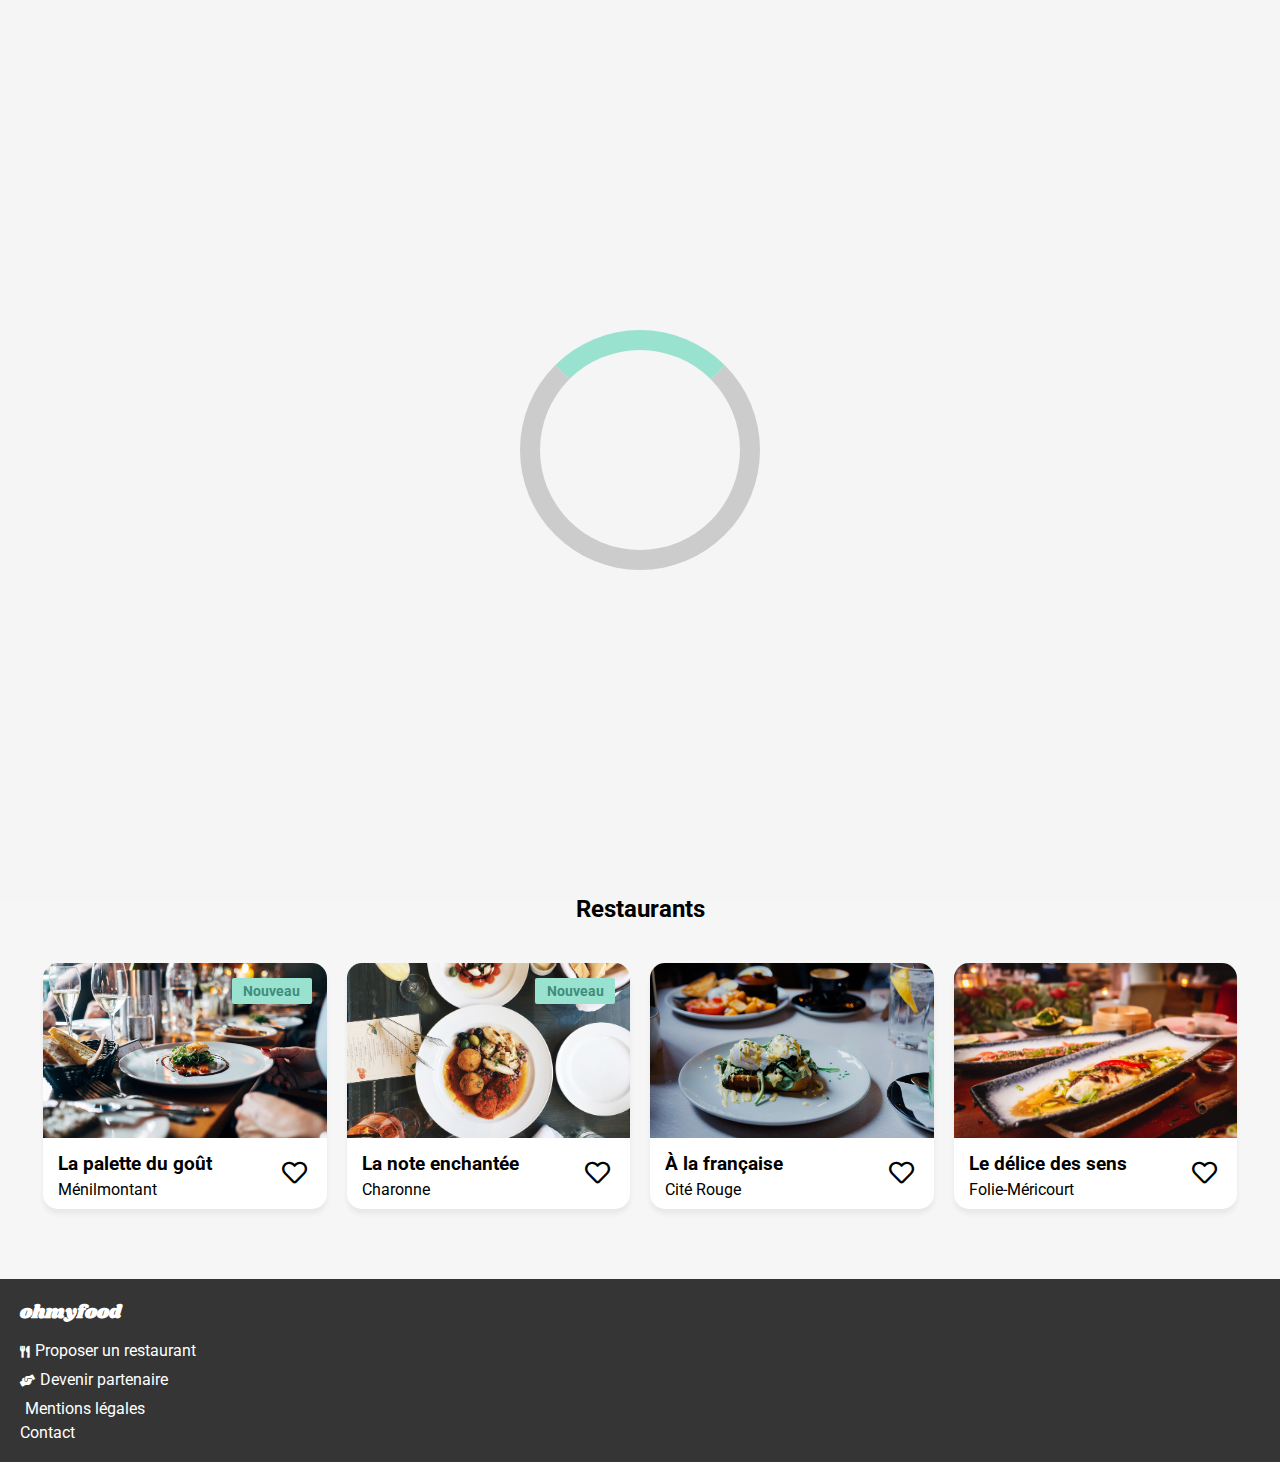
<file: index.html>
<!DOCTYPE html>
<html lang="en">
  <head>
    <meta charset="UTF-8" />
    <meta http-equiv="X-UA-Compatible" content="IE=edge" />
    <meta name="viewport" content="width=device-width, initial-scale=1.0" />
    <link
      rel="stylesheet"
      href="https://cdn.jsdelivr.net/npm/@fortawesome/fontawesome-free@5.15.3/css/all.min.css"
    />
    <link rel="preconnect" href="https://fonts.googleapis.com" />
    <link rel="preconnect" href="https://fonts.gstatic.com" crossorigin />
    <link
      href="https://fonts.googleapis.com/css2?family=Shrikhand&display=swap"
      rel="stylesheet"
    />
    <link rel="preconnect" href="https://fonts.googleapis.com" />
    <link rel="preconnect" href="https://fonts.gstatic.com" crossorigin />
    <link
      href="https://fonts.googleapis.com/css2?family=Roboto&family=Shrikhand&display=swap"
      rel="stylesheet"
    />
    <link rel="stylesheet" href="sass/acceuil.css" />
    <title>Ohmyfood</title>
  </head>
  <body>
    <div class="contain__loader">
      <div id="loader"></div>
    </div>
    <!--header page-->
    <header>
      <h1>
        <img
          class="head__logo"
          src="images/logo/ohmyfood.png"
          alt="site ohmyfood"
        />
      </h1>
    </header>
    <!--section navigation-->
    <nav>
      <div class="place__search">
        <div class="place__logo">
          <i class="fas fa-map-marker-alt"></i>
        </div>
        <div class="place__text">
          <input type="text" placeholder="Paris, Belleville" />
        </div>
      </div>
      <div class="navigation__discovery">
        <h2>Réserver le menu qui vous convient</h2>
        <p>
          Découvrez des restaurants d'exception, sélectionnées par nos soins.
        </p>
        <div>
          <button class="navigation__button" type="button">
            Explorer nos restaurants
          </button>
        </div>
      </div>
    </nav>
    <!--section filtres-->
    <section class="search__filters">
      <h2>Fonctionnement</h2>
      <div class="search__restaurant">
        <div class="button__search">
          <div class="button__number">1</div>
          <div class="button__icone">
            <i class="fas fa-mobile-alt"></i>
          </div>
          <p>Choisissez un restaurant</p>
        </div>
        <div class="button__search">
          <div class="button__number">2</div>
          <div class="button__icone">
            <i class="fas fa-list"></i>
          </div>
          <p>Composez votre menu</p>
        </div>
        <div class="button__search">
          <div class="button__number">3</div>
          <div class="button__icone">
            <i class="fas fa-store"></i>
          </div>
          <p>Dégustez au restaurant</p>
        </div>
      </div>
    </section>
    <!--section restaurants-->
    <section class="cards__restaurant">
      <h2>Restaurants</h2>
      <div class="cards__multi">
        <div class="card">
          <a href="lapalettedugout.html">
            <div class="card__image__new">
              <img
                class="card__image"
                src="images/restaurants/jay-wennington-N_Y88TWmGwA-unsplash.jpg"
                alt="Restaurant La palette du goût"
              />
              <div class="card__new__one">
                <p>Nouveau</p>
              </div>
            </div>
            <div class="card__footer">
              <div class="card__title">
                <h3>La palette du goût</h3>
                <p>Ménilmontant</p>
              </div>
              <div class="card__logo">
                <div>
                  <i class="far one fa-heart"></i>
                  <i class="fas two fa-heart"></i>
                </div>
              </div>
            </div>
          </a>
        </div>

        <div class="card">
          <a href="lanoteenchantee.html">
            <div class="card__image__new">
              <img
                class="card__image__two"
                src="images/restaurants/stil-u2Lp8tXIcjw-unsplash.jpg"
                alt="Restaurant la not enchantée"
              />
              <div class="card__new__one">
                <p>Nouveau</p>
              </div>
            </div>
            <div class="card__footer">
              <div class="card__title">
                <h3>La note enchantée</h3>
                <p>Charonne</p>
              </div>
              <div class="card__logo">
                <div>
                  <i class="far one fa-heart"></i>
                  <i class="fas two fa-heart"></i>
                </div>
              </div>
            </div>
          </a>
        </div>
        <div class="card">
          <a href="alafrancaise.html">
            <div>
              <img
                class="card__image"
                src="images/restaurants/toa-heftiba-DQKerTsQwi0-unsplash.jpg"
                alt="restaurant À la française "
              />
            </div>
            <div class="card__footer">
              <div class="card__title">
                <h3>À la française</h3>
                <p>Cité Rouge</p>
              </div>
              <div class="card__logo">
                <div>
                  <i class="far one fa-heart"></i>
                  <i class="fas two fa-heart"></i>
                </div>
              </div>
            </div>
          </a>
        </div>
        <div class="card">
          <a href="delicedessens.html">
            <div>
              <img
                class="card__image"
                src="images/restaurants/louis-hansel-shotsoflouis-qNBGVyOCY8Q-unsplash.jpg"
                alt="restaurant Le délice des sens"
              />
            </div>
            <div class="card__footer">
              <div class="card__title">
                <h3>Le délice des sens</h3>
                <p>Folie-Méricourt</p>
              </div>
              <div class="card__logo">
                <div>
                  <i class="far one fa-heart"></i>
                  <i class="fas two fa-heart"></i>
                </div>
              </div>
            </div>
          </a>
        </div>
      </div>
    </section>

    <footer>
      <div class="foot__contact">
        <h3 class="foot__index">ohmyfood</h3>
        <div class="foot__icone">
          <div class="foot__iconedirect">
            <i class="fas fa-utensils"></i>
          </div>
          <p>Proposer un restaurant</p>
        </div>
        <div class="foot__icone">
          <div class="foot__iconedirect">
            <i class="fas fa-hands-helping"></i>
          </div>
          <p>Devenir partenaire</p>
        </div>
        <p>Mentions légales</p>
        <a href="mailto:ohmyfood@gmail.com">Contact</a>
      </div>
    </footer>
  </body>
</html>
</file>
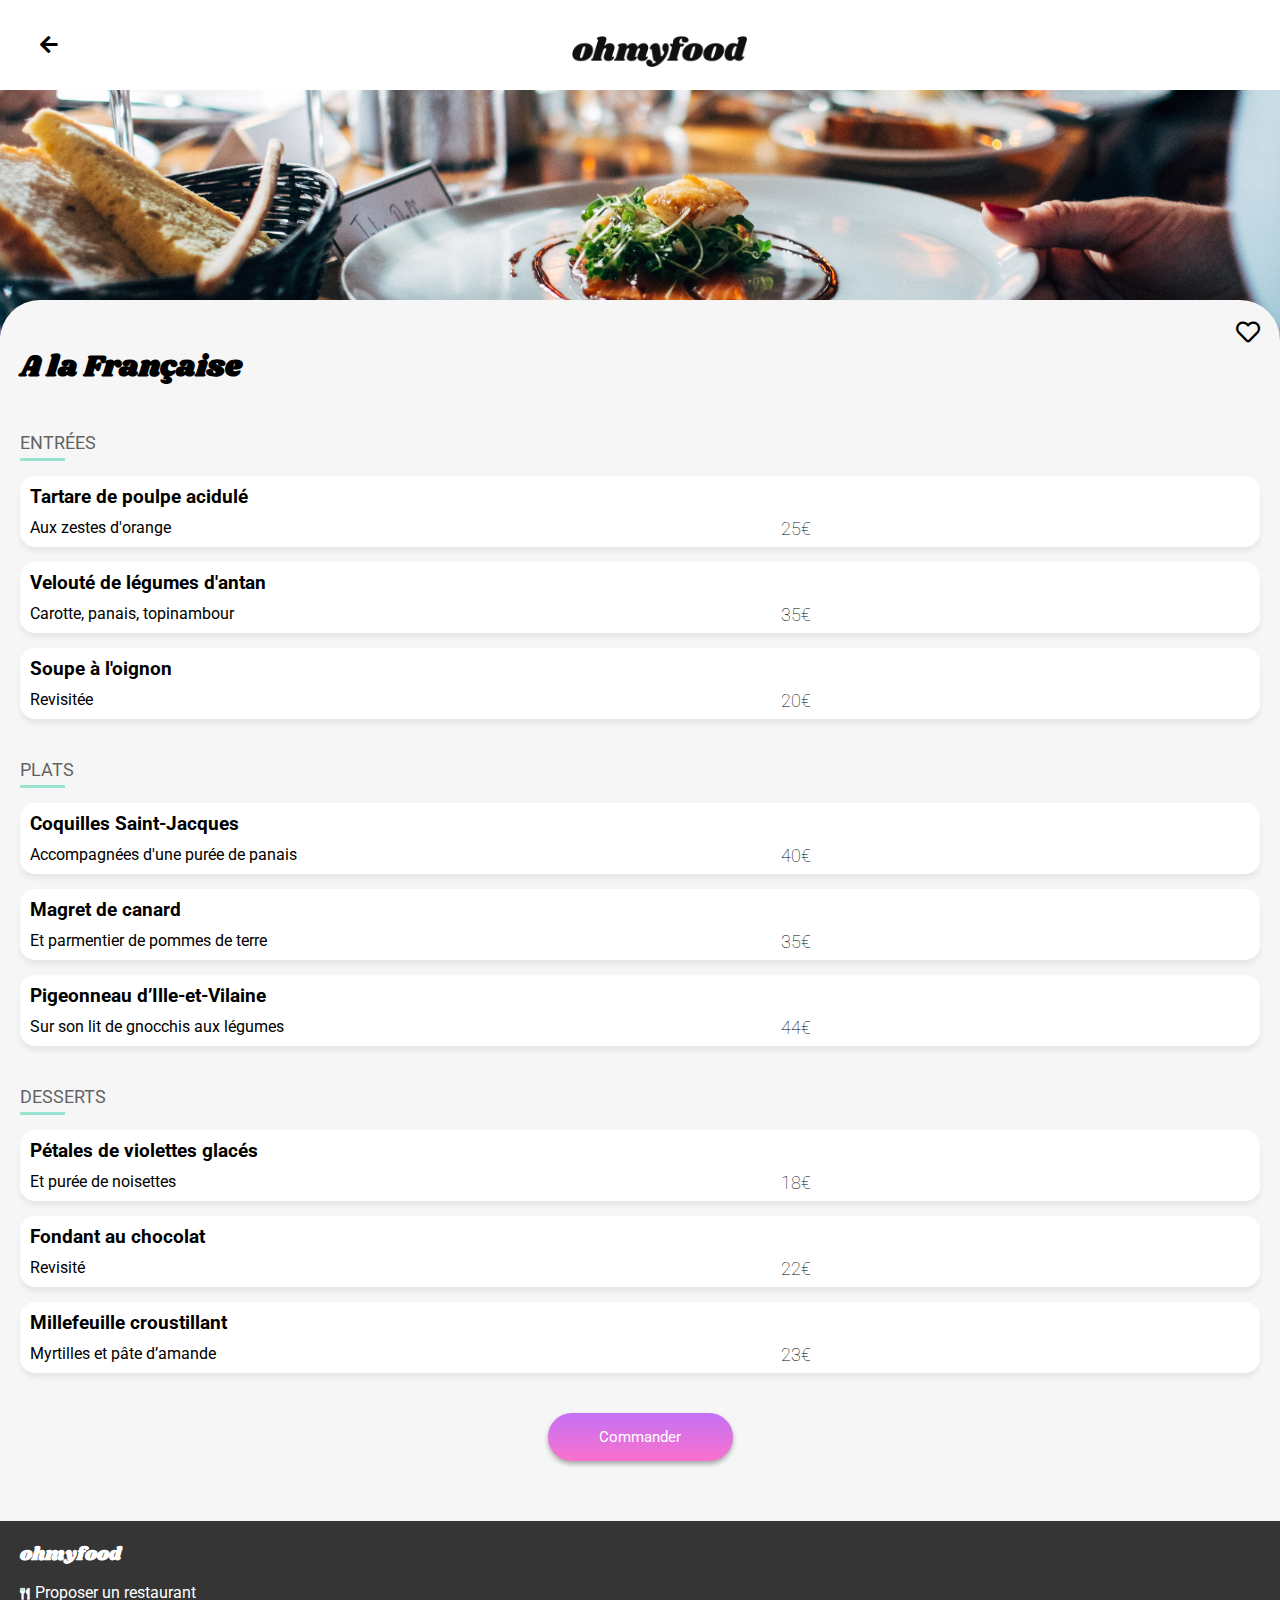
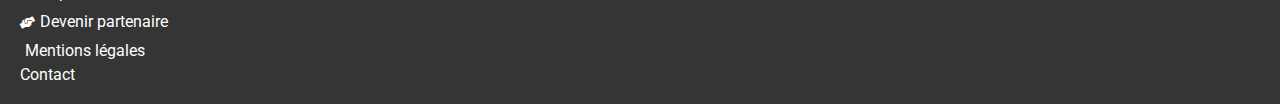
<file: alafrancaise.html>
<!DOCTYPE html>
<html lang="en">
  <head>
    <meta charset="UTF-8" />
    <meta http-equiv="X-UA-Compatible" content="IE=edge" />
    <meta name="viewport" content="width=device-width, initial-scale=1.0" />
    <link
      rel="stylesheet"
      href="https://cdn.jsdelivr.net/npm/@fortawesome/fontawesome-free@5.15.3/css/all.min.css"
    />
    <link rel="preconnect" href="https://fonts.googleapis.com" />
    <link rel="preconnect" href="https://fonts.gstatic.com" crossorigin />
    <link
      href="https://fonts.googleapis.com/css2?family=Shrikhand&display=swap"
      rel="stylesheet"
    />
    <link rel="preconnect" href="https://fonts.googleapis.com" />
    <link rel="preconnect" href="https://fonts.gstatic.com" crossorigin />
    <link
      href="https://fonts.googleapis.com/css2?family=Roboto&family=Shrikhand&display=swap"
      rel="stylesheet"
    />
    <link rel="stylesheet" href="sass/menu.css" />
    <title>A la française</title>
  </head>
  <body>
    <header>
      <div class="head__food">
        <div class="head__icone">
          <a class="head__link" href="index.html">
            <i class="fas fa-arrow-left"></i>
          </a>
        </div>
        <h1 class="head__name">
          <img
            class="head__logo"
            src="images/logo/ohmyfood.png"
            alt="ohmyfood"
          />
        </h1>
      </div>
    </header>
    <section class="food__menu">
      <div class="pic__food">
        <img
          src="images/restaurants/jay-wennington-N_Y88TWmGwA-unsplash.jpg"
          alt="restaurant, à la française"
        />
      </div>
      <div class="food__menu__general">
        <div class="food__name">
          <h2>A la Française</h2>
          <div>
            <i class="far one fa-heart"></i>
            <i class="far two fa-heart"></i>
          </div>
        </div>
      <article>
        <h3 class="box__type">ENTRÉES</h3>
        <div class="contain__line">
          <div class="line__under__boxtype"></div>
        </div>
        <div class="box__menu anim-diff">
          <div class="box__button plate__one">
            <div class="box__title__food">
              <h3>Tartare de poulpe acidulé</h3>
              <p class="box__name__food">Aux zestes d'orange</p>
            </div>
            <div class="box__price">
              <h4 class="box__price__euros">25€</h4>
            </div>
            <div class="box__slide">
              <i class="fas check fa-check-circle"></i>
            </div>
          </div>
          <div class="box__button plate__two">
            <div class="box__title__food">
              <h3>Velouté de légumes d'antan</h3>
              <p class="box__name__food">Carotte, panais, topinambour</p>
            </div>
            <div class="box__price">
              <h4 class="box__price__euros">35€</h4>
            </div>
            <div class="box__slide">
              <i class="fas check fa-check-circle"></i>
            </div>
          </div>
          <div class="box__button plate__tree">
            <div class="box__title__food">
              <h3>Soupe à l'oignon</h3>
              <p class="box__name__food">Revisitée</p>
            </div>
            <div class="box__price">
              <h4 class="box__price__euros">20€</h4>
            </div>
            <div class="box__slide">
              <i class="fas check fa-check-circle"></i>
            </div>
          </div>
        </div>
      </article>
      <article>
        <h3 class="box__type">PLATS</h3>
        <div class="contain__line">
          <div class="line__under__boxtype"></div>
        </div>
        <div class="box__menu anim-diff">
          <div class="box__button plate__one">
            <div class="box__title__food">
              <h3>Coquilles Saint-Jacques</h3>
              <p class="box__name__food">Accompagnées d'une purée de panais</p>
            </div>
            <div class="box__price">
              <h4 class="box__price__euros">40€</h4>
            </div>
            <div class="box__slide">
              <i class="fas check fa-check-circle"></i>
            </div>
          </div>
          <div class="box__button plate__two">
            <div class="box__title__food">
              <h3>Magret de canard</h3>
              <p class="box__name__food">Et parmentier de pommes de terre</p>
            </div>
            <div class="box__price">
              <h4 class="box__price__euros">35€</h4>
            </div>
            <div class="box__slide">
              <i class="fas check fa-check-circle"></i>
            </div>
          </div>
          <div class="box__button plate__tree">
            <div class="box__title__food">
              <h3>Pigeonneau d’Ille-et-Vilaine</h3>
              <p class="box__name__food">Sur son lit de gnocchis aux légumes</p>
            </div>
            <div class="box__price">
              <h4 class="box__price__euros">44€</h4>
            </div>
            <div class="box__slide">
              <i class="fas check fa-check-circle"></i>
            </div>
          </div>
        </div>
      </article>
      <article>
        <h3 class="box__type">DESSERTS</h3>
        <div class="contain__line">
          <div class="line__under__boxtype"></div>
        </div>
        <div class="box__menu anim-diff">
          <div class="box__button plate__one">
            <div class="box__title__food">
              <h3>Pétales de violettes glacés</h3>
              <p class="box__name__food">Et purée de noisettes</p>
            </div>
            <div class="box__price">
              <h4 class="box__price__euros">18€</h4>
            </div>
            <div class="box__slide">
              <i class="fas check fa-check-circle"></i>
            </div>
          </div>
          <div class="box__button plate__two">
            <div class="box__title__food">
              <h3>Fondant au chocolat</h3>
              <p class="box__name__food">Revisité</p>
            </div>
            <div class="box__price">
              <h4 class="box__price__euros">22€</h4>
            </div>
            <div class="box__slide">
              <i class="fas check fa-check-circle"></i>
            </div>
          </div>
          <div class="box__button plate__tree">
            <div class="box__title__food">
              <h3>Millefeuille croustillant</h3>
              <p class="box__name__food">Myrtilles et pâte d’amande</p>
            </div>
            <div class="box__price">
              <h4 class="box__price__euros">23€</h4>
            </div>
            <div class="box__slide">
              <i class="fas check fa-check-circle"></i>
            </div>
          </div>
        </div>
      </article>
        <div class="order__box">
          <button class="order__button" type="button">Commander</button>
        </div>
      </div>
    </section>

    <footer>
      <div class="foot__contact">
        <h3 class="foot__index">ohmyfood</h3>
        <div class="foot__icone">
          <div class="foot__iconedirect">
            <i class="fas fa-utensils"></i>
          </div>
          <p>Proposer un restaurant</p>
        </div>
        <div class="foot__icone">
          <div class="foot__iconedirect">
            <i class="fas fa-hands-helping"></i>
          </div>
          <p>Devenir partenaire</p>
        </div>
        <p>Mentions légales</p>
        <a href="mailto:ohmyfood@gmail.com">Contact</a>
      </div>
    </footer>
  </body>
</html>
</file>
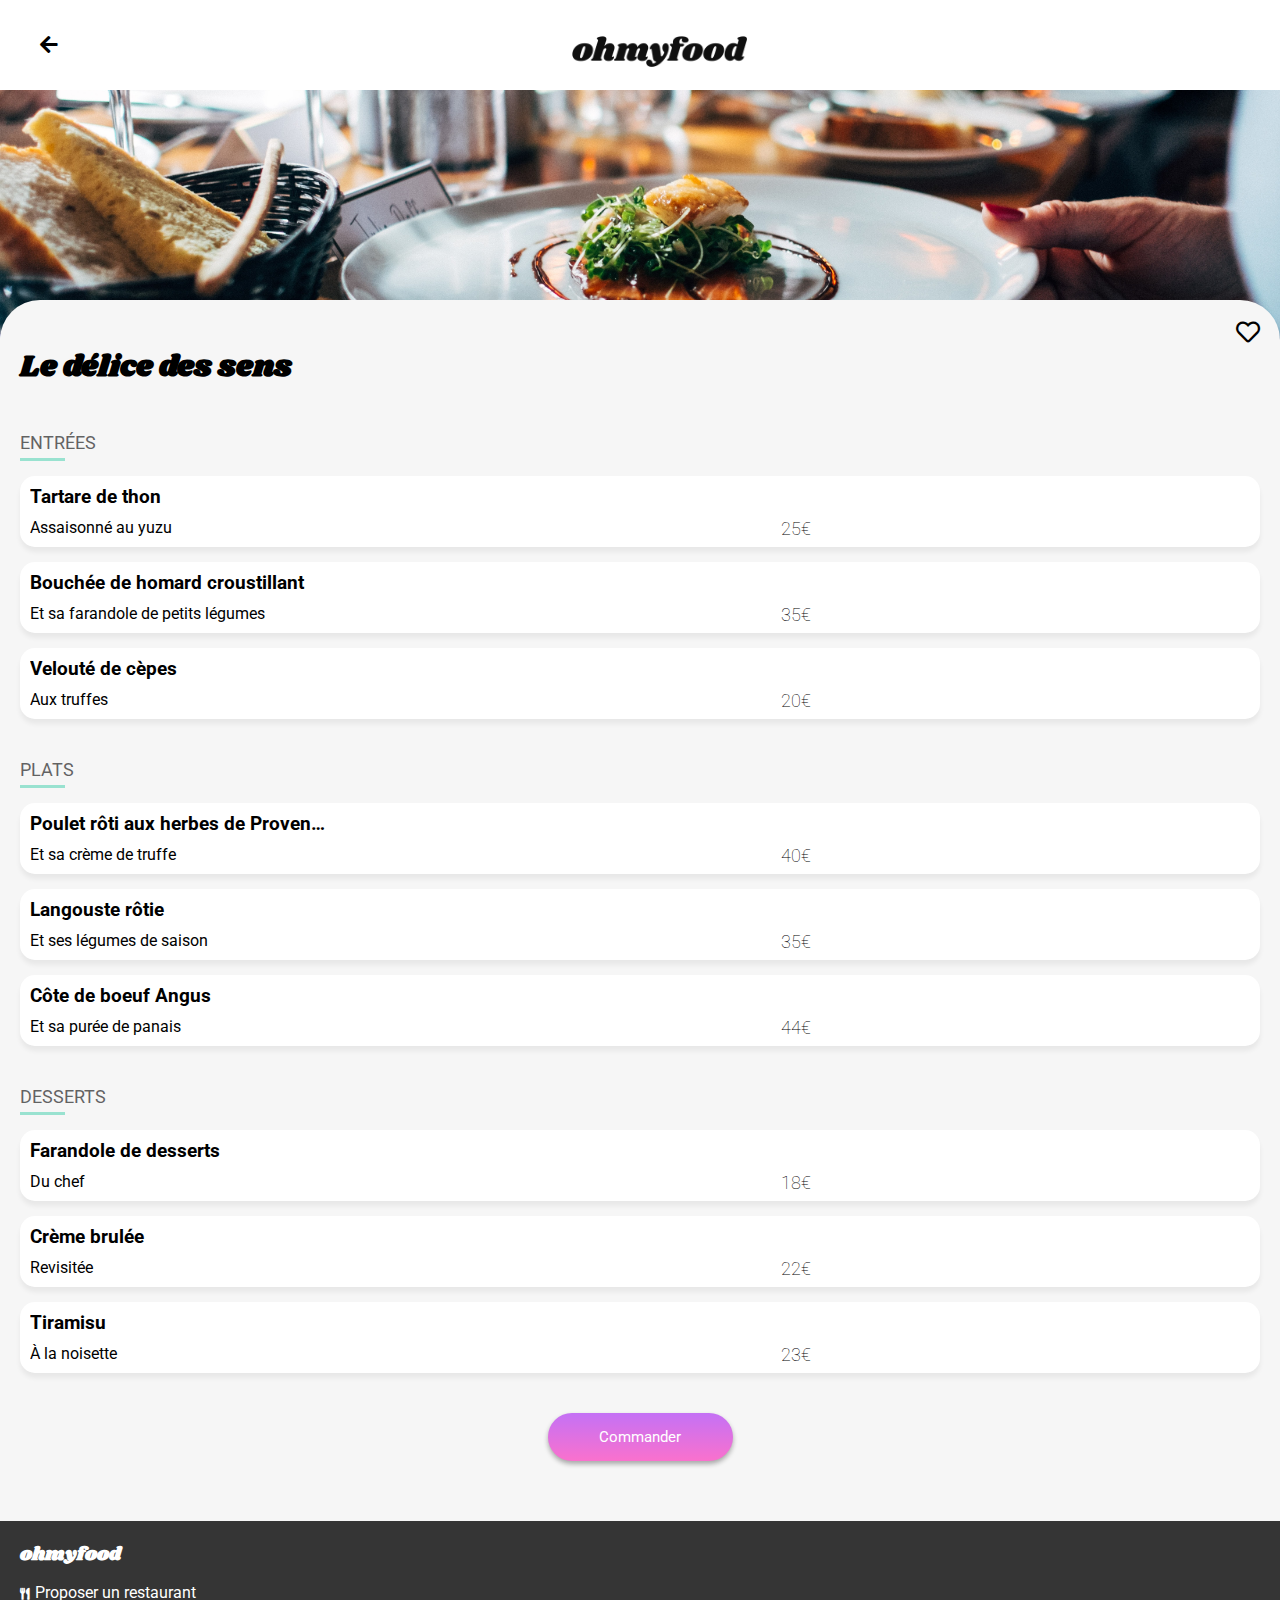
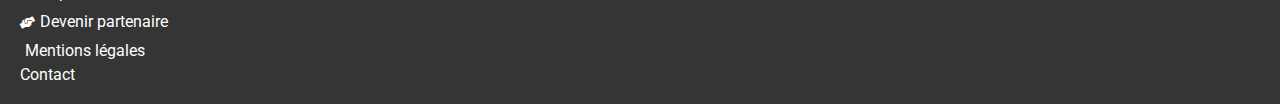
<file: delicedessens.html>
<!DOCTYPE html>
<html lang="en">
  <head>
    <meta charset="UTF-8" />
    <meta http-equiv="X-UA-Compatible" content="IE=edge" />
    <meta name="viewport" content="width=device-width, initial-scale=1.0" />
    <link
      rel="stylesheet"
      href="https://cdn.jsdelivr.net/npm/@fortawesome/fontawesome-free@5.15.3/css/all.min.css"
    />
    <link rel="preconnect" href="https://fonts.googleapis.com" />
    <link rel="preconnect" href="https://fonts.gstatic.com" crossorigin />
    <link
      href="https://fonts.googleapis.com/css2?family=Shrikhand&display=swap"
      rel="stylesheet"
    />
    <link rel="preconnect" href="https://fonts.googleapis.com" />
    <link rel="preconnect" href="https://fonts.gstatic.com" crossorigin />
    <link
      href="https://fonts.googleapis.com/css2?family=Roboto&family=Shrikhand&display=swap"
      rel="stylesheet"
    />
    <link rel="stylesheet" href="sass/menu.css" />
    <title>Le délice des sens</title>
  </head>
  <body>
    <header>
      <div class="head__food">
        <div class="head__icone">
          <a class="head__link" href="index.html">
            <i class="fas fa-arrow-left"></i>
          </a>
        </div>
        <h1 class="head__name">
          <img
            class="head__logo"
            src="images/logo/ohmyfood.png"
            alt="ohmyfood"
          />
        </h1>
      </div>
    </header>
    <section class="food__menu">
      <div class="pic__food">
        <img
          src="images/restaurants/jay-wennington-N_Y88TWmGwA-unsplash.jpg"
          alt="restaurant, le délice des sens"
        />
      </div>
      <div class="food__menu__general">
        <div class="food__name">
          <h2>Le délice des sens</h2>
          <div>
            <i class="far one fa-heart"></i>
            <i class="far two fa-heart"></i>
          </div>
        </div>
      <article>
        <h3 class="box__type">ENTRÉES</h3>
        <div class="contain__line">
          <div class="line__under__boxtype"></div>
        </div>
        <div class="box__menu anim-diff">
          <div class="box__button plate__one">
            <div class="box__title__food">
              <h3>Tartare de thon</h3>
              <p class="box__name__food">Assaisonné au yuzu</p>
            </div>
            <div class="box__price">
              <h4 class="box__price__euros">25€</h4>
            </div>
            <div class="box__slide">
              <i class="fas check fa-check-circle"></i>
            </div>
          </div>
          <div class="box__button plate__two">
            <div class="box__title__food">
              <h3>Bouchée de homard croustillant</h3>
              <p class="box__name__food">Et sa farandole de petits légumes</p>
            </div>
            <div class="box__price">
              <h4 class="box__price__euros">35€</h4>
            </div>
            <div class="box__slide">
              <i class="fas check fa-check-circle"></i>
            </div>
          </div>
          <div class="box__button plate__tree">
            <div class="box__title__food">
              <h3>Velouté de cèpes</h3>
              <p class="box__name__food">Aux truffes</p>
            </div>
            <div class="box__price">
              <h4 class="box__price__euros">20€</h4>
            </div>
            <div class="box__slide">
              <i class="fas check fa-check-circle"></i>
            </div>
          </div>
        </div>
      </article>
      <article>
        <h3 class="box__type">PLATS</h3>
        <div class="contain__line">
          <div class="line__under__boxtype"></div>
        </div>
        <div class="box__menu anim-diff">
          <div class="box__button plate__one">
            <div class="box__title__food">
              <h3>Poulet rôti aux herbes de Provence</h3>
              <p class="box__name__food">Et sa crème de truffe</p>
            </div>
            <div class="box__price">
              <h4 class="box__price__euros">40€</h4>
            </div>
            <div class="box__slide">
              <i class="fas check fa-check-circle"></i>
            </div>
          </div>
          <div class="box__button plate__two">
            <div class="box__title__food">
              <h3>Langouste rôtie</h3>
              <p class="box__name__food">Et ses légumes de saison</p>
            </div>
            <div class="box__price">
              <h4 class="box__price__euros">35€</h4>
            </div>
            <div class="box__slide">
              <i class="fas check fa-check-circle"></i>
            </div>
          </div>
          <div class="box__button plate__tree">
            <div class="box__title__food">
              <h3>Côte de boeuf Angus</h3>
              <p class="box__name__food">Et sa purée de panais</p>
            </div>
            <div class="box__price">
              <h4 class="box__price__euros">44€</h4>
            </div>
            <div class="box__slide">
              <i class="fas check fa-check-circle"></i>
            </div>
          </div>
        </div>
      </article>
      <article>
        <h3 class="box__type">DESSERTS</h3>
        <div class="contain__line">
          <div class="line__under__boxtype"></div>
        </div>
        <div class="box__menu anim-diff">
          <div class="box__button plate__one">
            <div class="box__title__food">
              <h3>Farandole de desserts</h3>
              <p class="box__name__food">Du chef</p>
            </div>
            <div class="box__price">
              <h4 class="box__price__euros">18€</h4>
            </div>
            <div class="box__slide">
              <i class="fas check fa-check-circle"></i>
            </div>
          </div>
          <div class="box__button plate__two">
            <div class="box__title__food">
              <h3>Crème brulée</h3>
              <p class="box__name__food">Revisitée</p>
            </div>
            <div class="box__price">
              <h4 class="box__price__euros">22€</h4>
            </div>
            <div class="box__slide">
              <i class="fas check fa-check-circle"></i>
            </div>
          </div>
          <div class="box__button plate__tree">
            <div class="box__title__food">
              <h3>Tiramisu</h3>
              <p class="box__name__food">À la noisette</p>
            </div>
            <div class="box__price">
              <h4 class="box__price__euros">23€</h4>
            </div>
            <div class="box__slide">
              <i class="fas check fa-check-circle"></i>
            </div>
          </div>
        </div>
      </article>
        <div class="order__box">
          <button class="order__button" type="button">Commander</button>
        </div>
      </div>
    </section>

    <footer>
      <div class="foot__contact">
        <h3 class="foot__index">ohmyfood</h3>
        <div class="foot__icone">
          <div class="foot__iconedirect"><i class="fas fa-utensils"></i></div>
          <p>Proposer un restaurant</p>
        </div>
        <div class="foot__icone">
          <div class="foot__iconedirect">
            <i class="fas fa-hands-helping"></i>
          </div>
          <p>Devenir partenaire</p>
        </div>
        <p>Mentions légales</p>
        <a href="mailto:ohmyfood@gmail.com">Contact</a>
      </div>
    </footer>
  </body>
</html>
</file>
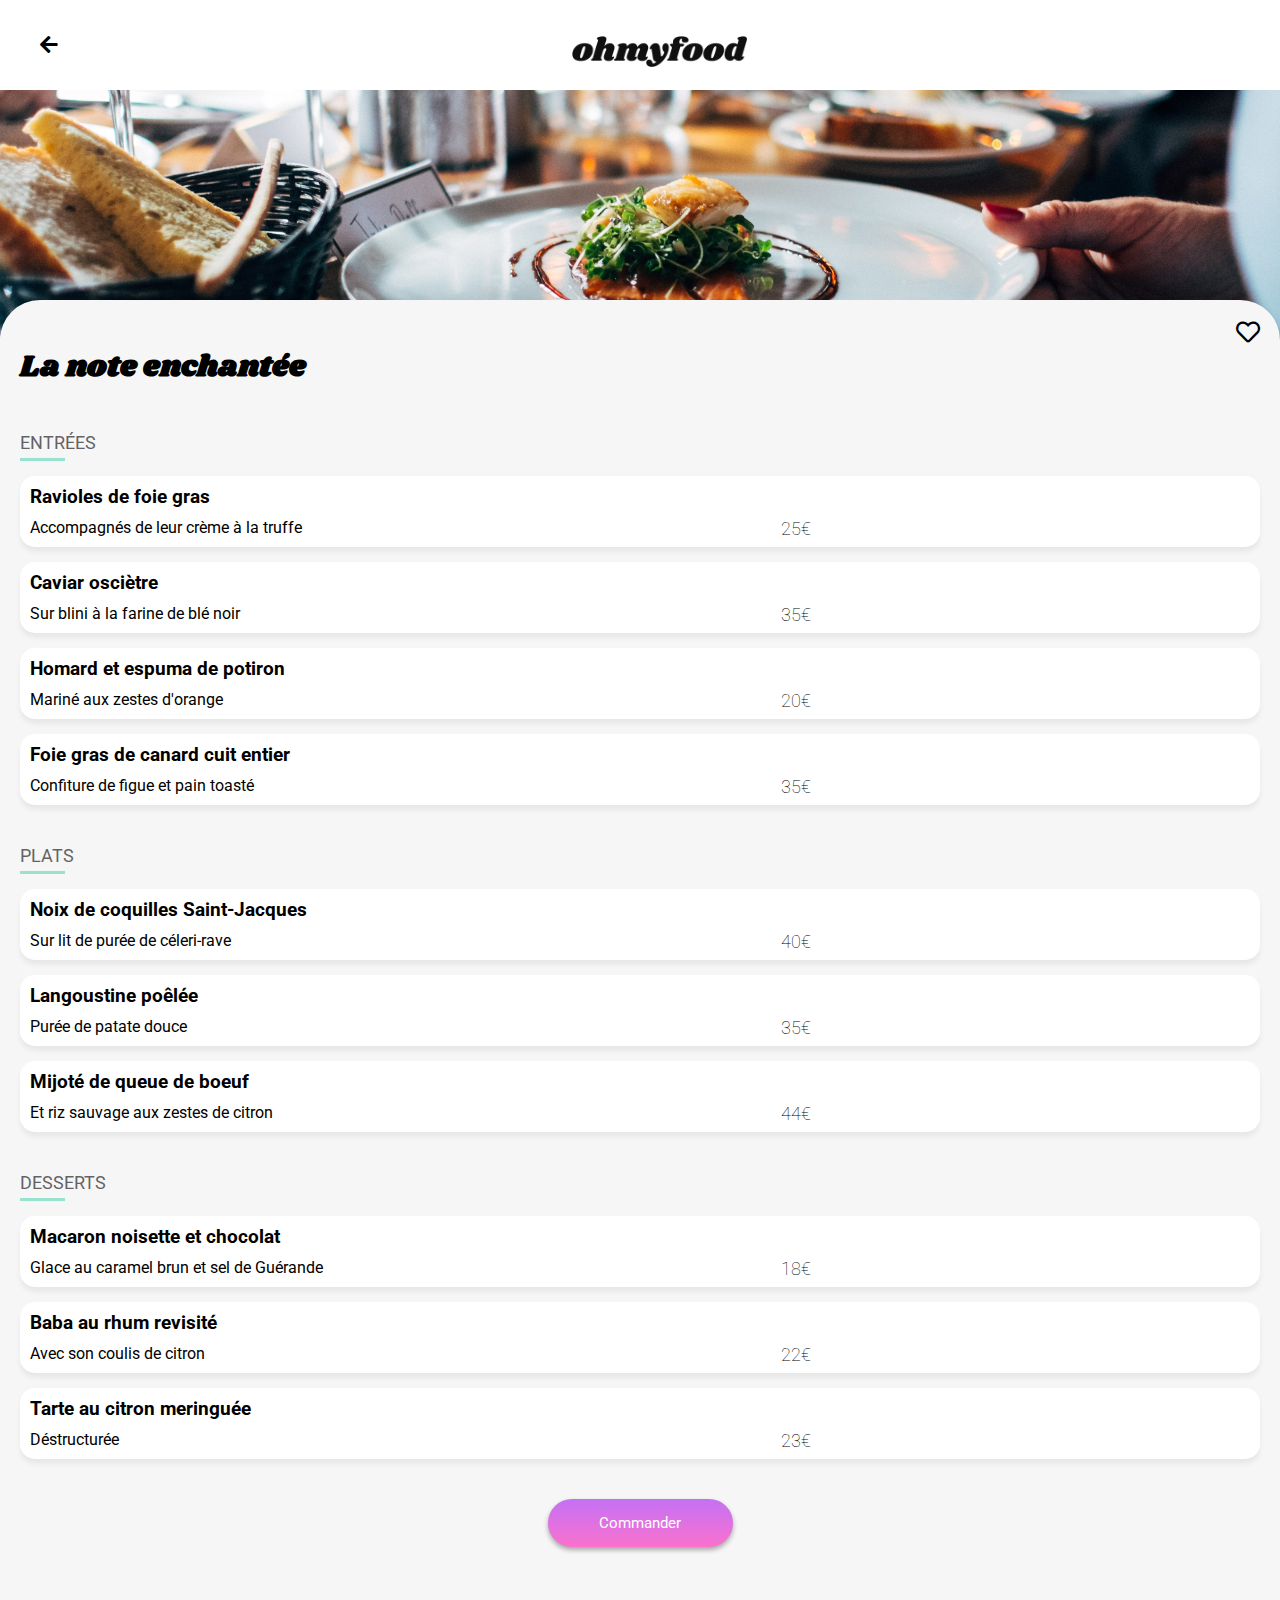
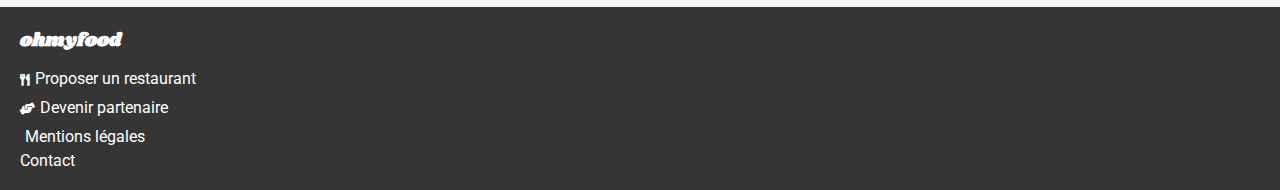
<file: lanoteenchantee.html>
<!DOCTYPE html>
<html lang="en">
  <head>
    <meta charset="UTF-8" />
    <meta http-equiv="X-UA-Compatible" content="IE=edge" />
    <meta name="viewport" content="width=device-width, initial-scale=1.0" />
    <link
      rel="stylesheet"
      href="https://cdn.jsdelivr.net/npm/@fortawesome/fontawesome-free@5.15.3/css/all.min.css"
    />
    <link rel="preconnect" href="https://fonts.googleapis.com" />
    <link rel="preconnect" href="https://fonts.gstatic.com" crossorigin />
    <link
      href="https://fonts.googleapis.com/css2?family=Shrikhand&display=swap"
      rel="stylesheet"
    />
    <link rel="preconnect" href="https://fonts.googleapis.com" />
    <link rel="preconnect" href="https://fonts.gstatic.com" crossorigin />
    <link
      href="https://fonts.googleapis.com/css2?family=Roboto&family=Shrikhand&display=swap"
      rel="stylesheet"
    />
    <link rel="stylesheet" href="sass/menu.css" />
    <title>La note enchantée</title>
  </head>
  <body>
    <header>
      <div class="head__food">
        <div class="head__icone">
          <a class="head__link" href="index.html">
            <i class="fas fa-arrow-left"></i>
          </a>
        </div>
        <h1 class="head__name">
          <img
            class="head__logo"
            src="images/logo/ohmyfood.png"
            alt="ohmyfood"
          />
        </h1>
      </div>
    </header>
    <section class="food__menu">
      <div class="pic__food">
        <img
          src="images/restaurants/jay-wennington-N_Y88TWmGwA-unsplash.jpg"
          alt="restaurant, la note enchantée"
        />
      </div>
      <div class="food__menu__general">
        <div class="food__name">
          <h2>La note enchantée</h2>
          <div>
            <i class="far one fa-heart"></i>
            <i class="far two fa-heart"></i>
          </div>
        </div>
      <article>
        <h3 class="box__type">ENTRÉES</h3>
        <div class="contain__line">
          <div class="line__under__boxtype"></div>
        </div>
        <div class="box__menu anim-diff">
          <div class="box__button plate__one">
            <div class="box__title__food">
              <h3>Ravioles de foie gras</h3>
              <p class="box__name__food">
                Accompagnés de leur crème à la truffe
              </p>
            </div>
            <div class="box__price">
              <h4 class="box__price__euros">25€</h4>
            </div>
            <div class="box__slide">
              <i class="fas check fa-check-circle"></i>
            </div>
          </div>
          <div class="box__button plate__two">
            <div class="box__title__food">
              <h3>Caviar osciètre</h3>
              <p class="box__name__food">Sur blini à la farine de blé noir</p>
            </div>
            <div class="box__price">
              <h4 class="box__price__euros">35€</h4>
            </div>
            <div class="box__slide">
              <i class="fas check fa-check-circle"></i>
            </div>
          </div>
          <div class="box__button plate__tree">
            <div class="box__title__food">
              <h3>Homard et espuma de potiron</h3>
              <p class="box__name__food">Mariné aux zestes d'orange</p>
            </div>
            <div class="box__price">
              <p class="box__price__euros">20€</p>
            </div>
            <div class="box__slide">
              <i class="fas check fa-check-circle"></i>
            </div>
          </div>
          <div class="box__button plate__four">
            <div class="box__title__food">
              <h3>Foie gras de canard cuit entier</h3>
              <p class="box__name__food">Confiture de figue et pain toasté</p>
            </div>
            <div class="box__price">
              <h4 class="box__price__euros">35€</h4>
            </div>
            <div class="box__slide">
              <i class="fas check fa-check-circle"></i>
            </div>
          </div>
        </div>
      </article>
      <article>
        <h3 class="box__type">PLATS</h3>
        <div class="contain__line">
          <div class="line__under__boxtype"></div>
        </div>
        <div class="box__menu anim-diff">
          <div class="box__button plate__one">
            <div class="box__title__food">
              <h3>Noix de coquilles Saint-Jacques</h3>
              <p class="box__name__food">Sur lit de purée de céleri-rave</p>
            </div>
            <div class="box__price">
              <h4 class="box__price__euros">40€</h4>
            </div>
            <div class="box__slide">
              <i class="fas check fa-check-circle"></i>
            </div>
          </div>
          <div class="box__button plate__two">
            <div class="box__title__food">
              <h3>Langoustine poêlée</h3>
              <p class="box__name__food">Purée de patate douce</p>
            </div>
            <div class="box__price">
              <h4 class="box__price__euros">35€</h4>
            </div>
            <div class="box__slide">
              <i class="fas check fa-check-circle"></i>
            </div>
          </div>
          <div class="box__button plate__tree">
            <div class="box__title__food">
              <h3>Mijoté de queue de boeuf</h3>
              <p class="box__name__food">Et riz sauvage aux zestes de citron</p>
            </div>
            <div class="box__price">
              <h4 class="box__price__euros">44€</h4>
            </div>
            <div class="box__slide">
              <i class="fas check fa-check-circle"></i>
            </div>
          </div>
        </div>
      </article>
      <article>
        <h3 class="box__type">DESSERTS</h3>
        <div class="contain__line">
          <div class="line__under__boxtype"></div>
        </div>
        <div class="box__menu anim-diff">
          <div class="box__button plate__one">
            <div class="box__title__food">
              <h3>Macaron noisette et chocolat</h3>
              <p class="box__name__food">
                Glace au caramel brun et sel de Guérande
              </p>
            </div>
            <div class="box__price">
              <h4 class="box__price__euros">18€</h4>
            </div>
            <div class="box__slide">
              <i class="fas check fa-check-circle"></i>
            </div>
          </div>
          <div class="box__button plate__two">
            <div class="box__title__food">
              <h3>Baba au rhum revisité</h3>
              <p class="box__name__food">Avec son coulis de citron</p>
            </div>
            <div class="box__price">
              <h4 class="box__price__euros">22€</h4>
            </div>
            <div class="box__slide">
              <i class="fas check fa-check-circle"></i>
            </div>
          </div>
          <div class="box__button plate__tree">
            <div class="box__title__food">
              <h3>Tarte au citron meringuée</h3>
              <p class="box__name__food">Déstructurée</p>
            </div>
            <div class="box__price">
              <h4 class="box__price__euros">23€</h4>
            </div>
            <div class="box__slide">
              <i class="fas check fa-check-circle"></i>
            </div>
          </div>
        </div>
      </article>
        <div class="order__box">
          <button class="order__button" type="button">Commander</button>
        </div>
      </div>
    </section>

    <footer>
      <div class="foot__contact">
        <h3 class="foot__index">ohmyfood</h3>
        <div class="foot__icone">
          <div class="foot__iconedirect">
            <i class="fas fa-utensils"></i>
          </div>
          <p>Proposer un restaurant</p>
        </div>
        <div class="foot__icone">
          <div class="foot__iconedirect">
            <i class="fas fa-hands-helping"></i>
          </div>
          <p>Devenir partenaire</p>
        </div>
        <p>Mentions légales</p>
        <a href="mailto:ohmyfood@gmail.com">Contact</a>
      </div>
    </footer>
  </body>
</html>
</file>
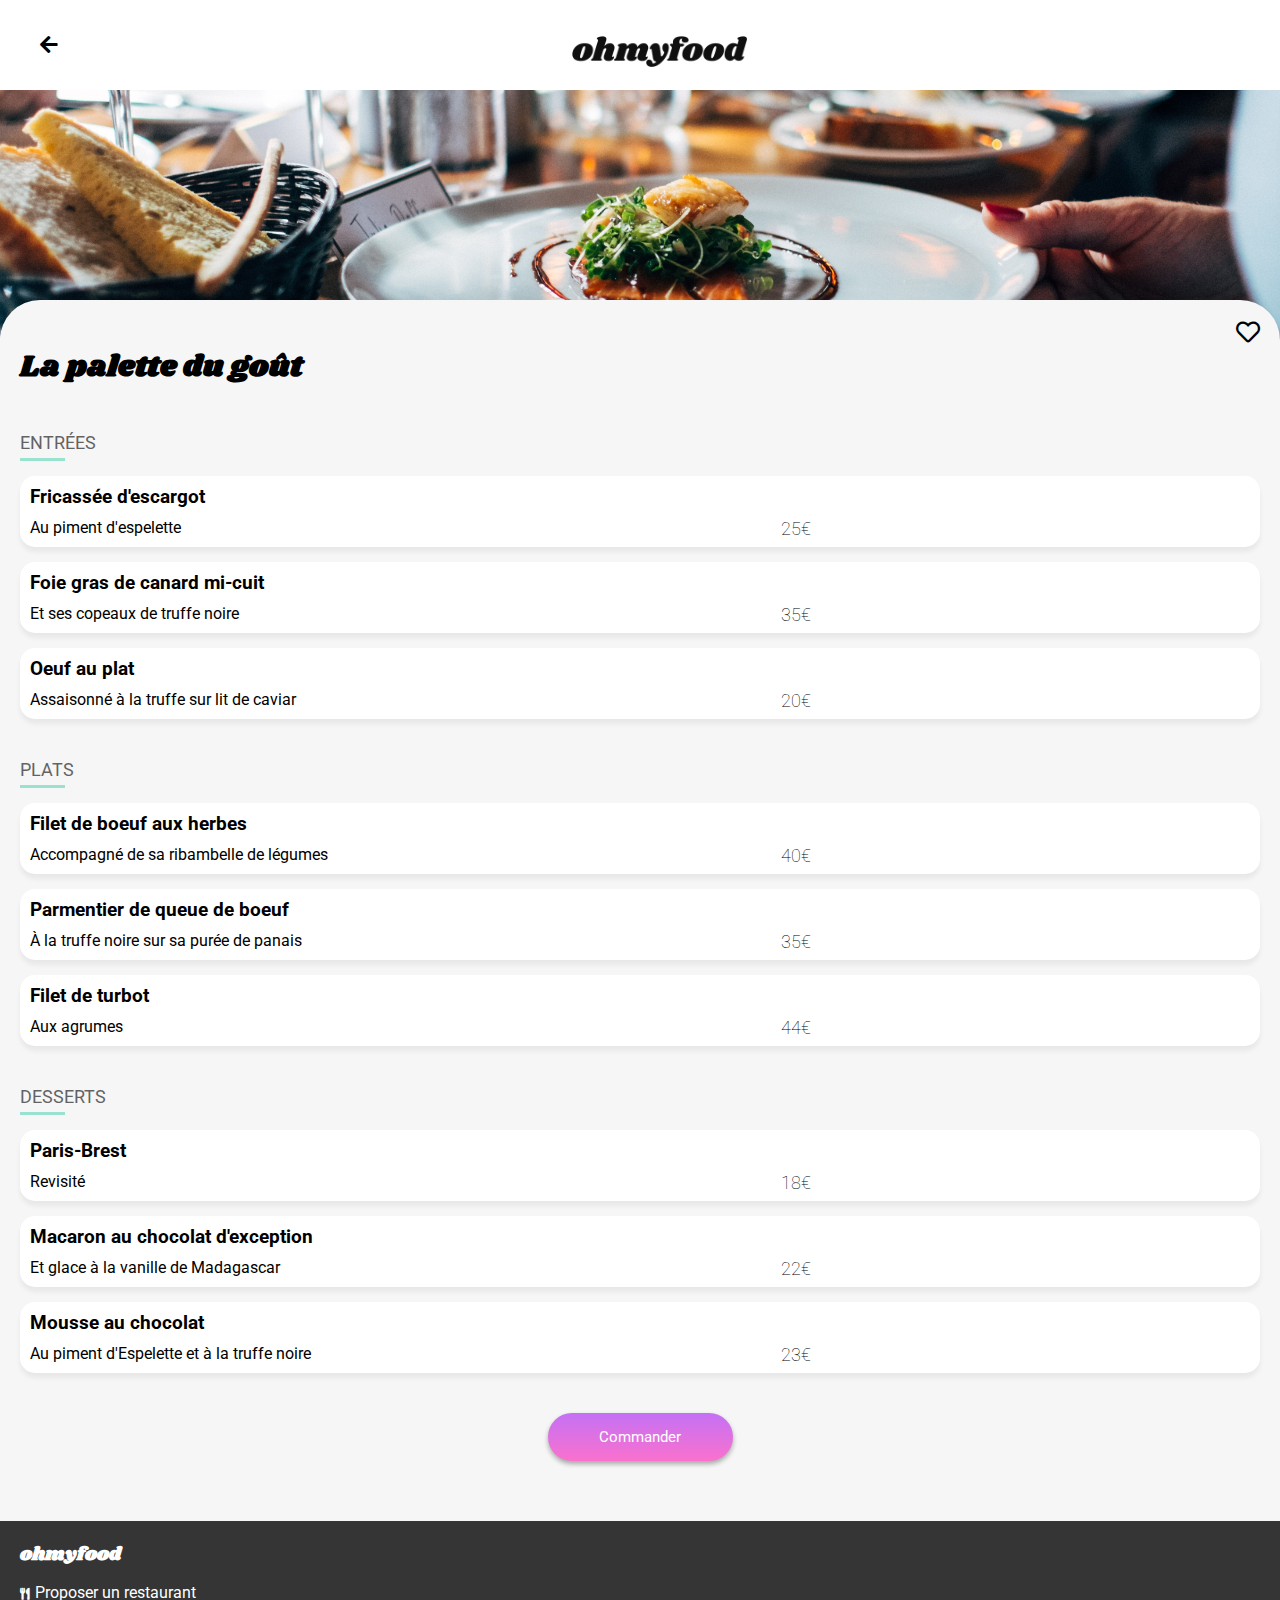
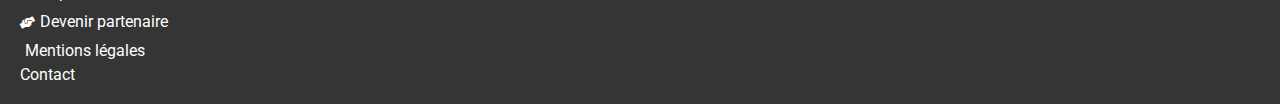
<file: lapalettedugout.html>
<!DOCTYPE html>
<html lang="en">
  <head>
    <meta charset="UTF-8" />
    <meta http-equiv="X-UA-Compatible" content="IE=edge" />
    <meta name="viewport" content="width=device-width, initial-scale=1.0" />
    <link
      rel="stylesheet"
      href="https://cdn.jsdelivr.net/npm/@fortawesome/fontawesome-free@5.15.3/css/all.min.css"
    />
    <link rel="preconnect" href="https://fonts.googleapis.com" />
    <link rel="preconnect" href="https://fonts.gstatic.com" crossorigin />
    <link
      href="https://fonts.googleapis.com/css2?family=Shrikhand&display=swap"
      rel="stylesheet"
    />
    <link rel="preconnect" href="https://fonts.googleapis.com" />
    <link rel="preconnect" href="https://fonts.gstatic.com" crossorigin />
    <link
      href="https://fonts.googleapis.com/css2?family=Roboto&family=Shrikhand&display=swap"
      rel="stylesheet"
    />
    <link rel="stylesheet" href="sass/menu.css" />
    <title>La palette du goût</title>
  </head>
  <body>
    <header>
      <div class="head__food">
        <div class="head__icone">
          <a class="head__link" href="index.html">
            <i class="fas fa-arrow-left"></i>
          </a>
        </div>
        <h1 class="head__name">
          <img
            class="head__logo"
            src="images/logo/ohmyfood.png"
            alt="ohmyfood"
          />
        </h1>
      </div>
    </header>
    <section class="food__menu">
      <div class="pic__food">
        <img
          src="images/restaurants/jay-wennington-N_Y88TWmGwA-unsplash.jpg"
          alt="restaurant, la palette du goût"
        />
      </div>
      <div class="food__menu__general">
        <div class="food__name">
          <h2>La palette du goût</h2>
          <div>
            <i class="far one fa-heart"></i>
            <i class="far two fa-heart"></i>
          </div>
        </div>
      <article>
        <h3 class="box__type">ENTRÉES</h3>
        <div class="contain__line">
          <div class="line__under__boxtype"></div>
        </div>
        <div class="box__menu anim-diff">
          <div class="box__button plate__one">
            <div class="box__title__food">
              <h3>Fricassée d'escargot</h3>
              <p class="box__name__food">Au piment d'espelette</p>
            </div>
            <div class="box__price">
              <h4 class="box__price__euros">25€</h4>
            </div>
            <div class="box__slide">
              <i class="fas check fa-check-circle"></i>
            </div>
          </div>
          <div class="box__button plate__two">
            <div class="box__title__food">
              <h3>Foie gras de canard mi-cuit</h3>
              <p class="box__name__food">Et ses copeaux de truffe noire</p>
            </div>
            <div class="box__price">
              <h4 class="box__price__euros">35€</h4>
            </div>
            <div class="box__slide">
              <i class="fas check fa-check-circle"></i>
            </div>
          </div>
          <div class="box__button plate__tree">
            <div class="box__title__food">
              <h3>Oeuf au plat</h3>
              <p class="box__name__food">
                Assaisonné à la truffe sur lit de caviar
              </p>
            </div>
            <div class="box__price">
              <h4 class="box__price__euros">20€</h4>
            </div>
            <div class="box__slide">
              <i class="fas check fa-check-circle"></i>
            </div>
          </div>
        </div>
      </article>
      <article>
        <h3 class="box__type">PLATS</h3>
        <div class="contain__line">
          <div class="line__under__boxtype"></div>
        </div>
        <div class="box__menu anim-diff">
          <div class="box__button plate__one">
            <div class="box__title__food">
              <h3>Filet de boeuf aux herbes</h3>
              <p class="box__name__food">
                Accompagné de sa ribambelle de légumes
              </p>
            </div>
            <div class="box__price">
              <p class="box__price__euros">40€</p>
            </div>
            <div class="box__slide">
              <i class="fas check fa-check-circle"></i>
            </div>
          </div>
          <div class="box__button plate__two">
            <div class="box__title__food">
              <h3>Parmentier de queue de boeuf</h3>
              <p class="box__name__food">
                À la truffe noire sur sa purée de panais
              </p>
            </div>
            <div class="box__price">
              <p class="box__price__euros">35€</p>
            </div>
            <div class="box__slide">
              <i class="fas check fa-check-circle"></i>
            </div>
          </div>
          <div class="box__button plate__tree">
            <div class="box__title__food">
              <h3>Filet de turbot</h3>
              <p class="box__name__food">Aux agrumes</p>
            </div>
            <div class="box__price">
              <p class="box__price__euros">44€</p>
            </div>
            <div class="box__slide">
              <i class="fas check fa-check-circle"></i>
            </div>
          </div>
        </div>
      </article>
      <article>
        <h3 class="box__type">DESSERTS</h3>
        <div class="contain__line">
          <div class="line__under__boxtype"></div>
        </div>
        <div class="box__menu anim-diff">
          <div class="box__button plate__one">
            <div class="box__title__food">
              <h3>Paris-Brest</h3>
              <p class="box__name__food">Revisité</p>
            </div>
            <div class="box__price">
              <p class="box__price__euros">18€</p>
            </div>
            <div class="box__slide">
              <i class="fas check fa-check-circle"></i>
            </div>
          </div>
          <div class="box__button plate__two">
            <div class="box__title__food">
              <h3>Macaron au chocolat d'exception</h3>
              <p class="box__name__food">Et glace à la vanille de Madagascar</p>
            </div>
            <div class="box__price">
              <p class="box__price__euros">22€</p>
            </div>
            <div class="box__slide">
              <i class="fas check fa-check-circle"></i>
            </div>
          </div>
          <div class="box__button plate__tree">
            <div class="box__title__food">
              <h3>Mousse au chocolat</h3>
              <p class="box__name__food">
                Au piment d'Espelette et à la truffe noire
              </p>
            </div>
            <div class="box__price">
              <p class="box__price__euros">23€</p>
            </div>
            <div class="box__slide">
              <i class="fas check fa-check-circle"></i>
            </div>
          </div>
        </div>
      </article>
        <div class="order__box">
          <button class="order__button" type="button">Commander</button>
        </div>
      </div>
    </section>

    <footer>
      <div class="foot__contact">
        <h3 class="foot__index">ohmyfood</h3>
        <div class="foot__icone">
          <div class="foot__iconedirect">
            <i class="fas fa-utensils"></i>
          </div>
          <p>Proposer un restaurant</p>
        </div>
        <div class="foot__icone">
          <div class="foot__iconedirect">
            <i class="fas fa-hands-helping"></i>
          </div>
          <p>Devenir partenaire</p>
        </div>
        <p>Mentions légales</p>
        <a href="mailto:ohmyfood@gmail.com">Contact</a>
      </div>
    </footer>
  </body>
</html>
</file>
<file: sass/acceuil.css>
body {
  font-family: "Roboto", sans-serif;
  margin: 0 auto;
}

@media (min-width: 1300px) {
  body {
    width: 1220px;
  }
}
h1 {
  text-align: center;
  margin-bottom: 0px;
}
h1 > .head__logo {
  padding: 15px;
  width: 165px;
}

@media (min-width: 1300px) {
  .place__search {
    border-radius: 10px 10px 0 0;
  }
}
.contain__loader {
  z-index: 1000;
  width: 100%;
  height: 100%;
  position: fixed;
  display: flex;
  justify-content: center;
  align-items: center;
  top: 0;
  left: 0;
  background-color: whitesmoke;
  animation: gost 0.5s linear 2s forwards;
}

#loader {
  position: absolute;
  z-index: 1000;
  width: 200px;
  height: 200px;
  border: 20px solid #cccccc;
  border-top: 20px solid #99e2d0;
  border-radius: 50%;
  animation: spin 0.5s linear infinite;
}

@keyframes gost {
  0% {
    height: 100%;
    opacity: 1;
  }
  99% {
    height: 100%;
    opacity: 0;
  }
  100% {
    height: 0;
    opacity: 0;
  }
}
@keyframes spin {
  0% {
    transform: rotate(0deg);
  }
  100% {
    transform: rotate(360deg);
  }
}
.place__search {
  display: flex;
  justify-content: center;
  align-items: center;
  padding-left: 35px;
  height: 3.125rem;
  background-color: #eaeaea;
}
.place__search > .place__logo {
  margin-right: 10px;
  margin-left: 35px;
}
.place__search > .place__text > input {
  border: none;
  font-size: 15px;
  opacity: 0.7;
  font-weight: bold;
  background-color: #eaeaea;
  outline: none;
  border-radius: 4px;
  padding: 4px;
  border: 1px solid transparent;
  transition: border-color 0.3s, background-color 0.3s;
}
.place__search > .place__text > input:focus {
  background-color: #fff;
  border-color: #9356dc;
}
.place__search ::placeholder {
  opacity: 1;
}

.navigation__discovery {
  background-color: #f6f6f6;
  padding: 15px;
  text-align: center;
  height: 17.813rem;
}
.navigation__discovery > div {
  margin-top: 50px;
}
.navigation__discovery > h2 {
  margin: 0px;
  font-size: 33px;
  padding: 10px;
  font-weight: bold;
  font-family: "Roboto", sans-serif;
}
.navigation__discovery > p {
  margin-top: 0px;
  font-size: 20px;
  color: #000000;
  opacity: 0.6;
  font-family: "Roboto", sans-serif;
}
.navigation__discovery .navigation__button {
  border-radius: 30px;
  height: 3.125rem;
  font-size: 15px;
  padding: 15px;
  border: none;
  background-image: linear-gradient(#fa71cd, #c471f5);
  color: white;
  box-shadow: 0 3px 5px rgba(0, 0, 0, 0.32);
  font-family: "Roboto", sans-serif;
  position: relative;
  z-index: 1;
  transition: box-shadow 0.3s, opacity 0.3s;
}
.navigation__discovery .navigation__button:hover {
  box-shadow: 0 3px 5px rgba(0, 0, 0, 0.52);
  opacity: 0.8;
}

@media (min-width: 991.99px) and (max-width: 1220px) {
  .navigation__discovery {
    height: auto;
  }

  #loader {
    width: 300px;
    height: 300px;
  }
}
@media (min-width: 1300px) {
  .navigation__discovery {
    border-radius: 0 0 10px 10px;
  }
}
.search__filters {
  margin-bottom: 50px;
}
.search__filters > h2 {
  margin-top: 40px;
  padding-left: 20px;
  font-family: "Roboto", sans-serif;
}

.search__restaurant {
  display: flex;
  flex-direction: column;
  align-items: center;
}

.button__search {
  display: flex;
  align-items: center;
  width: 90%;
  background-color: #f6f6f6;
  border-radius: 20px;
  box-shadow: 0 5px 5px rgba(0, 0, 0, 0.12), 0 3px 2px rgba(0, 0, 0, 0.02);
  position: relative;
  margin: 10px 10px 10px 25px;
  cursor: pointer;
}
.button__search:hover {
  background-color: #f5edff;
}
.button__search:hover .button__icone > i {
  color: #9356dc;
  opacity: 1;
}
.button__search > .button__number {
  height: 22px;
  width: 22px;
  border-radius: 50%;
  background-color: #9356dc;
  position: absolute;
  left: -11px;
  color: white;
  display: flex;
  justify-content: center;
  align-items: center;
}
.button__search > .button__icone > i {
  padding: 25px;
  margin-left: 10px;
  font-size: 18px;
  opacity: 0.5;
  cursor: pointer;
}
.button__search > p {
  font-size: 18px;
  font-weight: bold;
  color: #000000;
  font-family: "Roboto", sans-serif;
}

@media (min-width: 768px) and (max-width: 991.98px) {
  .search__filters > h2 {
    text-align: center;
  }

  .search__restaurant > .button__search {
    width: 80%;
  }
}
@media (min-width: 991.99px) {
  .search__filters > h2 {
    text-align: center;
  }

  .search__restaurant > .button__search {
    width: 60%;
  }

  .cards__restaurant > h2 {
    text-align: center;
  }

  .cards__multi {
    display: flex;
    padding-right: 0;
  }
  .cards__multi > .card {
    width: 30%;
    margin: 10px;
  }
}
.cards__restaurant {
  padding: 20px 13px 60px 13px;
  background-color: #f6f6f6;
}
.cards__restaurant > .cards__multi {
  padding-left: 20px;
  padding-right: 20px;
}
.cards__restaurant > .cards__multi > .card {
  background-color: white;
  border-radius: 15px;
  margin-top: 20px;
  box-shadow: 0 5px 5px rgba(0, 0, 0, 0.06);
}

.card__image__new {
  height: 175px;
  position: relative;
}
.card__image__new > .card__new__one {
  position: absolute;
  top: 15px;
  right: 15px;
  width: 80px;
  text-align: center;
  background-color: #99e2d0;
  border-radius: 2px;
}
.card__image__new > .card__new__one > p {
  color: #408c7a;
  font-size: 14px;
  font-weight: bold;
  font-family: "Roboto", sans-serif;
}

.card__link {
  text-decoration: none;
}

.card__image,
.card__image__two {
  height: 175px;
  width: 100%;
  border-radius: 15px 15px 0px 0px;
  object-fit: cover;
  display: block;
  position: relative;
  z-index: 0;
}

.card__footer {
  display: flex;
  justify-content: space-between;
}
.card__footer > .card__title {
  padding-left: 15px;
}
.card__footer > .card__title > h3 {
  padding-bottom: 5px;
  padding-top: 15px;
  margin: 0px;
  font-family: "Roboto", sans-serif;
  color: #000000;
}
.card__footer > .card__title > p {
  padding-bottom: 10px;
  margin: 0px;
  color: #000000;
  font-family: "Roboto", sans-serif;
}
.card__footer > .card__logo {
  display: flex;
  align-items: center;
  margin: 0;
}
.card__footer div {
  margin-right: 20px;
  position: relative;
}
.card__footer div > .one {
  color: #000000;
  font-size: 25px;
  cursor: pointer;
  background-color: #ffffff;
  opacity: 1;
}
.card__footer div > .one:hover {
  opacity: 0;
}
.card__footer div > .two {
  font-size: 25px;
  right: 0px;
  bottom: 1px;
  /*font-weight: bold;*/
  position: absolute;
  opacity: 0;
  background-image: linear-gradient(#c471f5, #fa71cd);
  -webkit-background-clip: text;
  color: transparent;
}
.card__footer div > .two:hover {
  opacity: 1;
  transition-duration: 500ms;
  width: 100%;
}

@media (min-width: 768px) and (max-width: 991.98px) {
  .cards__restaurant > h2 {
    text-align: center;
  }
}
@media (min-width: 1300px) {
  .cards__restaurant {
    border-radius: 10px 10px 0 0;
  }
}
footer {
  background-color: #353535;
}

.foot__index {
  margin-top: 0;
  font-family: "Shrikhand", cursive;
  color: #ffffff;
  margin-bottom: 10px;
}

p {
  margin: 5px;
  color: #ffffff;
}

.foot__contact {
  padding: 20px;
}
.foot__contact > .foot__icone {
  display: flex;
}
.foot__contact > div {
  display: flex;
  align-items: center;
}

.foot__iconedirect > i {
  color: #ffffff;
  font-size: 12px;
}

a {
  color: #ffffff;
  text-decoration: none;
}

@media (min-width: 991.99px) and (max-width: 1220px) {
  .foot__contact {
    display: flex;
    justify-content: space-between;
    align-items: center;
  }
  .foot__contact > .foot__index {
    margin: 0;
  }
}/*# sourceMappingURL=acceuil.css.map */
</file>
<file: sass/menu.css>
@charset "UTF-8";
body {
  font-family: "Roboto", sans-serif;
  margin: 0 auto;
}

@media (min-width: 1300px) {
  body {
    width: 1220px;
  }
}
.head__food {
  display: flex;
}
.head__food > .head__icone {
  display: flex;
  align-items: center;
  justify-content: center;
  flex: 1;
  font-size: 20px;
}

.head__link > i {
  color: black;
}

.head__name {
  flex: 3;
  margin-bottom: 0;
}
.head__name > .head__logo {
  padding: 15px;
  width: 175px;
  margin-bottom: 0;
}

@media (min-width: 991.99px) and (max-width: 2200px) {
  .head__food > .head__icone {
    flex: 0;
    margin-left: 40px;
  }

  .head__name {
    text-align: center;
    margin-right: 20px;
  }
}
footer {
  background-color: #353535;
}

.foot__index {
  margin-top: 0;
  font-family: "Shrikhand", cursive;
  color: #ffffff;
  margin-bottom: 10px;
}

p {
  margin: 5px;
  color: #ffffff;
}

.foot__contact {
  padding: 20px;
}
.foot__contact > .foot__icone {
  display: flex;
}
.foot__contact > div {
  display: flex;
  align-items: center;
}

.foot__iconedirect > i {
  color: #ffffff;
  font-size: 12px;
}

a {
  color: #ffffff;
  text-decoration: none;
}

@media (min-width: 991.99px) and (max-width: 1220px) {
  .foot__contact {
    display: flex;
    justify-content: space-between;
    align-items: center;
  }
  .foot__contact > .foot__index {
    margin: 0;
  }
}
.food__menu {
  background-color: #f6f6f6;
}

.pic__food > img {
  height: 250px;
  width: 100%;
  object-fit: cover;
  display: block;
}

.food__menu__general {
  /* ensemble conprenant les menus et intitulés entrées, plats, desserts.*/
  background-color: #f6f6f6;
  padding: 20px;
  border-radius: 40px 40px 0px 0px;
  position: relative;
  z-index: 1;
  bottom: 40px;
}

.food__name {
  /*nom du restaurant*/
  font-family: "Shrikhand", cursive;
  font-size: 20px;
  display: flex;
  justify-content: space-between;
}

div {
  /* div contenant les coeurs animés, ainsi que ces derniers */
  position: relative;
}
div > .one {
  color: #000000;
  font-size: 24px;
  cursor: pointer;
  background-color: #f6f6f6;
  opacity: 1;
}
div > .one:hover {
  opacity: 0;
}
div > .two {
  font-size: 24px;
  right: 0px;
  font-weight: bold;
  position: absolute;
  opacity: 0;
  background-image: linear-gradient(#c471f5, #fa71cd);
  -webkit-background-clip: text;
  color: transparent;
}
div > .two:hover {
  opacity: 1;
  transition-duration: 500ms;
  width: 100%;
}

.box__type {
  /*types de plats et barre verte décorative du dessous*/
  font-family: "Roboto", sans-serif;
  color: #000000;
  font-weight: inherit;
  font-size: 18px;
  opacity: 0.6;
  margin-bottom: 5px;
}
.box__type + .contain__line {
  height: 3px;
}
.box__type + .contain__line > .line__under__boxtype {
  height: 3px;
  background-color: #99e2d0;
  width: 45px;
  animation: shake-line 150ms linear 3;
}

@keyframes shake-line {
  0% {
    transform: translateX(4%);
  }
  100% {
    transform: translateX(-12%);
  }
}
.box__menu {
  /* boites contenant chacunes les plats */
  display: flex;
  flex-direction: column;
  align-items: center;
  margin-bottom: 40px;
  position: relative;
  z-index: 0;
}

.box__button {
  background-color: #ffffff;
  display: flex;
  justify-content: space-between;
  height: auto;
  width: 100%;
  margin-top: 15px;
  border-radius: 15px;
  position: relative;
  box-shadow: 0 5px 5px rgba(0, 0, 0, 0.06);
}
.box__button:hover .box__slide {
  width: 20%;
  transition: width 600ms ease-in-out;
  height: 72px;
  border-radius: 0px 10px 10px 0px;
}
.box__button:hover .box__slide .check {
  opacity: 1;
  animation: spin-check 200ms linear 200ms 1 forwards;
}

@keyframes spin-check {
  from {
    transform: rotate(0deg);
  }
  to {
    transform: rotate(360deg);
  }
}
.box__title__food {
  /* noms et descriptifs des plats*/
  white-space: nowrap;
  text-overflow: ellipsis;
  overflow: hidden;
  width: 300px;
  margin-left: 10px;
  margin-right: 1rem;
}
.box__title__food > h3 {
  margin-top: 10px;
  margin-bottom: 10px;
  margin-right: 0;
  text-overflow: ellipsis;
  overflow: hidden;
}
.box__title__food > .box__name__food {
  color: #000000;
  margin: 0px 0px 10px 0px;
  text-overflow: ellipsis;
  overflow: hidden;
}

.box__slide {
  /*slide verte de validation*/
  background-color: #99e2d0;
  width: 0px;
  /*transition: width 600ms ease-in-out;*/
  border-radius: 0px 10px 10px 0px;
  display: flex;
  align-items: center;
  justify-content: center;
}
.box__slide > .check {
  transition: opacity 0.5s;
  opacity: 0;
  color: white;
  font-size: 25px;
}

@keyframes slide-box {
  0% {
    transform: translateY(5vh);
  }
  100% {
    transform: translateY(0px);
  }
}
.plate__one {
  animation: trans-box 600ms ease-in 0ms 1, slide-box 600ms ease-in 0ms;
}

.plate__two {
  animation: trans-box 1200ms ease-in 0ms 1, slide-box 1200ms ease-in 0ms;
}

.plate__tree {
  animation: trans-box 1800ms ease-in 0ms 1, slide-box 1800ms ease-in 0ms;
}

.plate__four {
  animation: trans-box 2200ms ease-in 0ms 1, slide-box 2200ms ease-in 0ms;
}

@keyframes trans-box {
  from {
    opacity: 0;
  }
  to {
    opacity: 1;
  }
}
@keyframes slide {
  0% {
    transform: translate(90px, 0px);
  }
  100% {
    transform: translate(0px, 0px);
  }
}
.box__price {
  /*boite prix des plats*/
  margin-right: 15px;
  display: flex;
  align-items: flex-end;
}
.box__price > .box__price__euros {
  color: #000000;
  font-size: 1.1rem !important;
  font-weight: 100 !important;
  margin-top: 35px;
  margin-bottom: 0.5rem;
  white-space: nowrap;
  overflow: hidden;
  text-overflow: ellipsis;
  width: auto;
}

.order__box {
  /*bouton commander en bas de page*/
  text-align: center;
}
.order__box > .order__button {
  border-radius: 30px;
  width: 185px;
  font-size: 15px;
  padding: 15px;
  border: none;
  background-image: linear-gradient(#c471f5, #fa71cd);
  box-shadow: 0 3px 5px rgba(0, 0, 0, 0.32);
  color: white;
  font-family: "Roboto", sans-serif;
  position: relative;
  z-index: 1;
  /*&::after {
          content: "";
          position: absolute;
          border-radius: 30px;
          box-shadow: 0 3px 5px rgba(0, 0, 0, 0.52);
          top: 0;
          right: 0;
          bottom: 0;
          left: 0;
          background-color: lighten(#fa71cd, 5);
          opacity: 0;
          z-index: -1;
          transition: opacity 250ms;
      }*/
}
.order__box > .order__button:hover {
  box-shadow: 0 3px 5px rgba(0, 0, 0, 0.52);
  opacity: 0.8;
}

@media (min-width: 768px) and (max-width: 991.98px) {
  .head__icone {
    flex: 1;
  }

  .head__logo {
    margin-left: 50px;
  }

  .head__name {
    flex: 2;
    text-align: inherit;
  }

  .contain__line {
    display: flex;
    justify-content: center;
  }

  .box__type {
    text-align: center;
  }

  .box__button {
    width: 60%;
  }
}
@media (min-width: 991.99px) and (max-width: 1220px) {
  .food__name > h2 {
    flex: 1;
    text-align: center;
    margin-right: 0px;
    margin-left: 30px;
  }

  .box__type {
    text-align: center;
  }

  .contain__line {
    display: flex;
    justify-content: center;
  }

  .box__menu > .box__button {
    margin-right: 20px;
    width: 70%;
  }
}/*# sourceMappingURL=menu.css.map */
</file>
